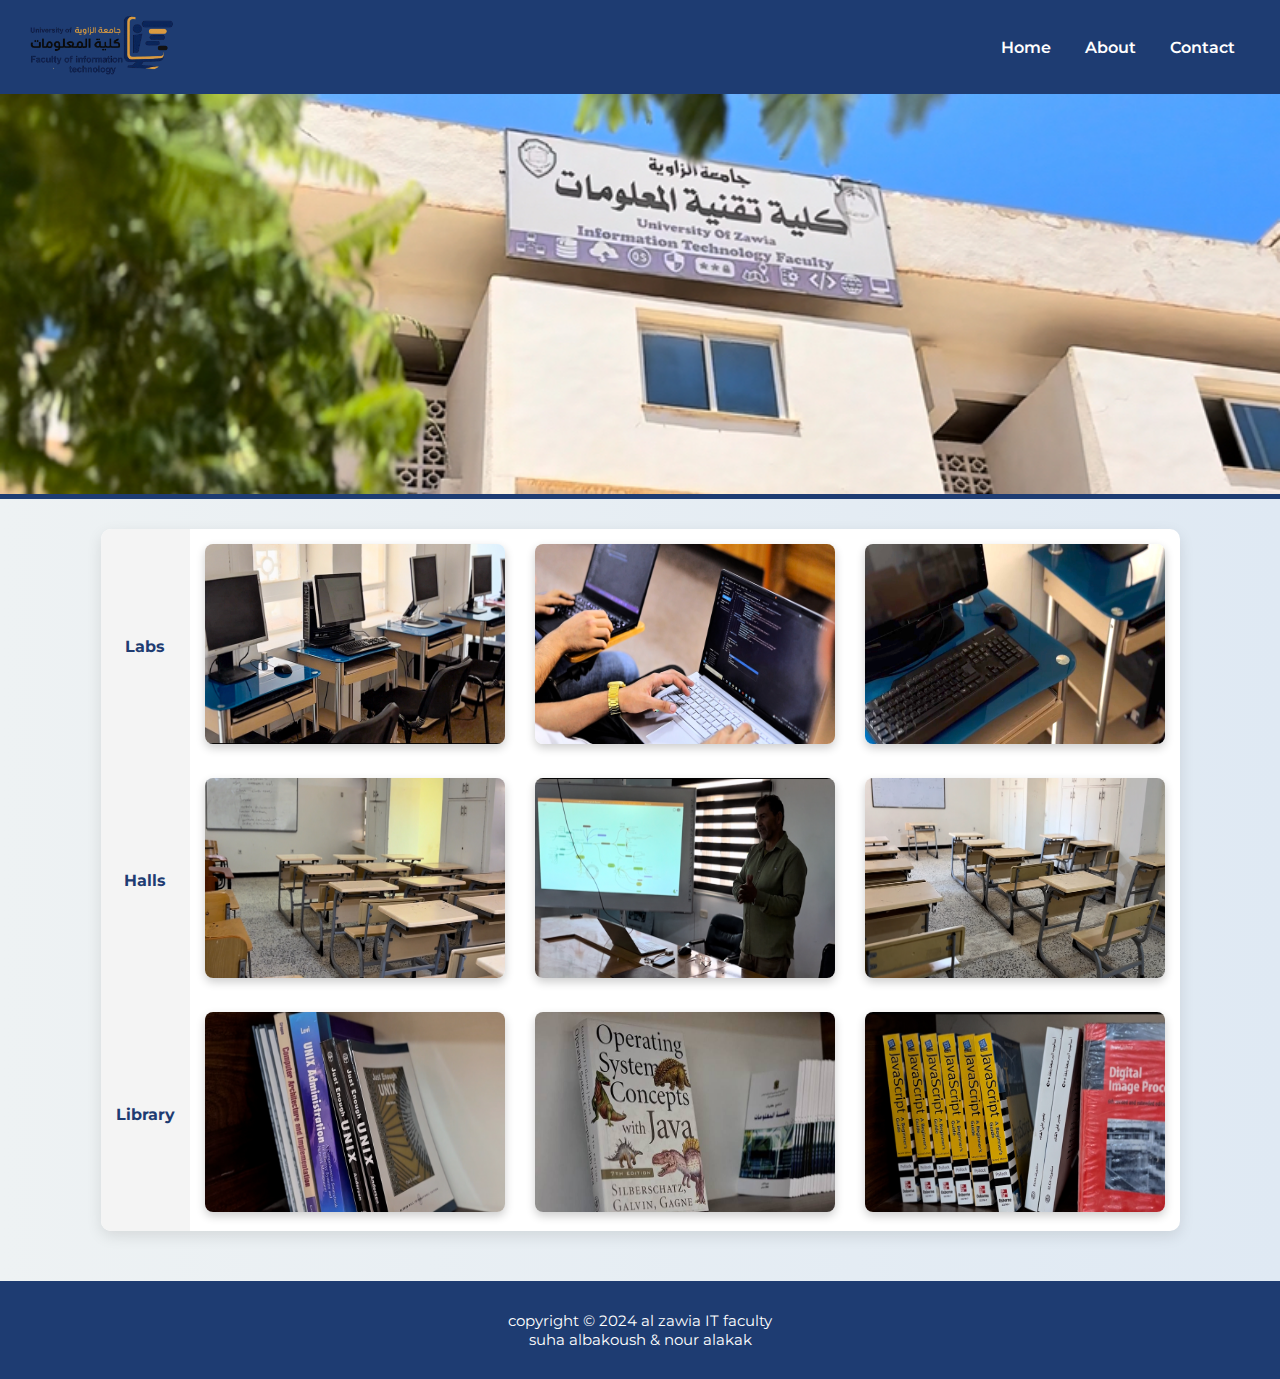
<file: index.html>
<!doctype html>
<html lang="en">
<head>
  <meta charset="utf-8">
  <meta name="viewport" content="width=device-width, initial-scale=1">
  <title> HOME</title>
  <link rel="preconnect" href="https://fonts.googleapis.com">
  <link rel="preconnect" href="https://fonts.gstatic.com" crossorigin>
  <link href="https://fonts.googleapis.com/css2?family=Montserrat:wght@300;400;500;600;700&display=swap" rel="stylesheet">
  <style>
    body {
      font-family: 'Montserrat', sans-serif;
      margin: 0;
      padding: 0;
      background: linear-gradient(to right, #eef2f3, #dfe9f3);
      color: #333;
    }

   
     header {
      background: #1e3c72;
      color: white;
      display: flex;
      justify-content: space-between;
      align-items: center;
      padding: 15px 30px;
      box-shadow: 0 3px 8px rgba(0,0,0,0.2);
    }

    header img {
      height: 60px;
      transition: transform 0.4s;
    }

    header img:hover {
      transform: rotate(5deg) scale(1.1);
    }

    nav a {
      color: white;
      margin: 0 15px;
      text-decoration: none;
      font-weight: 600;
      transition: color 0.3s, transform 0.3s;
    }

    nav a:hover {
      color: #ffdd57;
      transform: scale(1.1);
    }

    #img1 {
      width: 100%;
      max-height: 400px;
      object-fit: cover;
      display: block;
      margin: 0 auto 30px auto;
      border-bottom: 5px solid #1e3c72;
    }
 header #logo {
      height: 60px;
      width: auto;
      max-width: 150px;
      transition: transform 0.4s;
    }

    header #logo:hover {
      transform: rotate(10deg) scale(1.1);
    }
    table {
      width: 50%;
      margin: 0 auto 50px auto;
      border-collapse: collapse;
      text-align: center;
      box-shadow: 0 5px 15px rgba(0,0,0,0.1);
      border-radius: 10px;
      overflow: hidden;
      background: #fff;
    }

    

    td {
      padding: 15px;
    }

    td:first-child {
      background: #f4f4f4;
      font-weight: bold;
      color: #1e3c72;
      text-transform: capitalize;
    }

    table img {
      border-radius: 8px;
      box-shadow: 0 4px 10px rgba(0,0,0,0.2);
      transition: transform 0.4s, box-shadow 0.4s;
    }

    table img:hover {
      transform: scale(1.05);
      box-shadow: 0 6px 16px rgba(0,0,0,0.3);
    }

    footer {
      background: #1e3c72;
      color: white;
      text-align: center;
      padding: 15px;
      font-size: 14px;
    }

    footer span {
      color: #ffdd57;
      font-weight: bold;
    }

    @media (max-width: 768px) {
      table {
        font-size: 14px;
      }
      table img {
        width: 100px;
        height: auto;
      }
    }
  </style>
</head>

<body>
  <header>
    <a href="erasebg-transformed.png">
      <img src="erasebg-transformed.png" alt="IT Faculty Logo">
    </a>
    <nav>
      <a href="index.html">Home</a>
      <a href="about.html">About</a>
      <a href="contact.html">Contact</a>
    </nav>
  </header>

  <img src="fac.jpg.JPG" alt="Faculty Image" id="img1">

  <table>
    
    <tr>
     <td> labs</td>
      <td><img src="lab.jpg" width="300" height="200" alt="Lab 1"></td>
      <td><img src="lab2.jpeg" width="300" height="200" alt="Lab 2"></td>
      <td><img src="lab3.jpeg" width="300" height="200" alt="Lab 3"></td>
    </tr>
    <tr>
      <td>Halls</td>
      <td><img src="hall.jpg" width="300" height="200" alt="Hall 1"></td>
      <td><img src="halls2.jpg" width="300" height="200" alt="Hall 2"></td>
      <td><img src="hall3 (2).jpg" width="300" height="200" alt="Hall 3"></td>
    </tr>
    <tr>
      <td>Library</td>
      <td><img src="lib.jpg" width="300" height="200" alt="Library 1"></td>
      <td><img src="lib2.jpeg" width="300" height="200" alt="Library 2"></td>
      <td><img src="lib3.PNG" width="300" height="200" alt="Library 3"></td>
    </tr>
  </table>

   <footer>
            <p style = "font-size: 15px; text-align: center" > copyright &copy; 2024 al zawia IT faculty <br>suha albakoush & nour alakak</p>
        </footer>
</body>
</html>
</file>
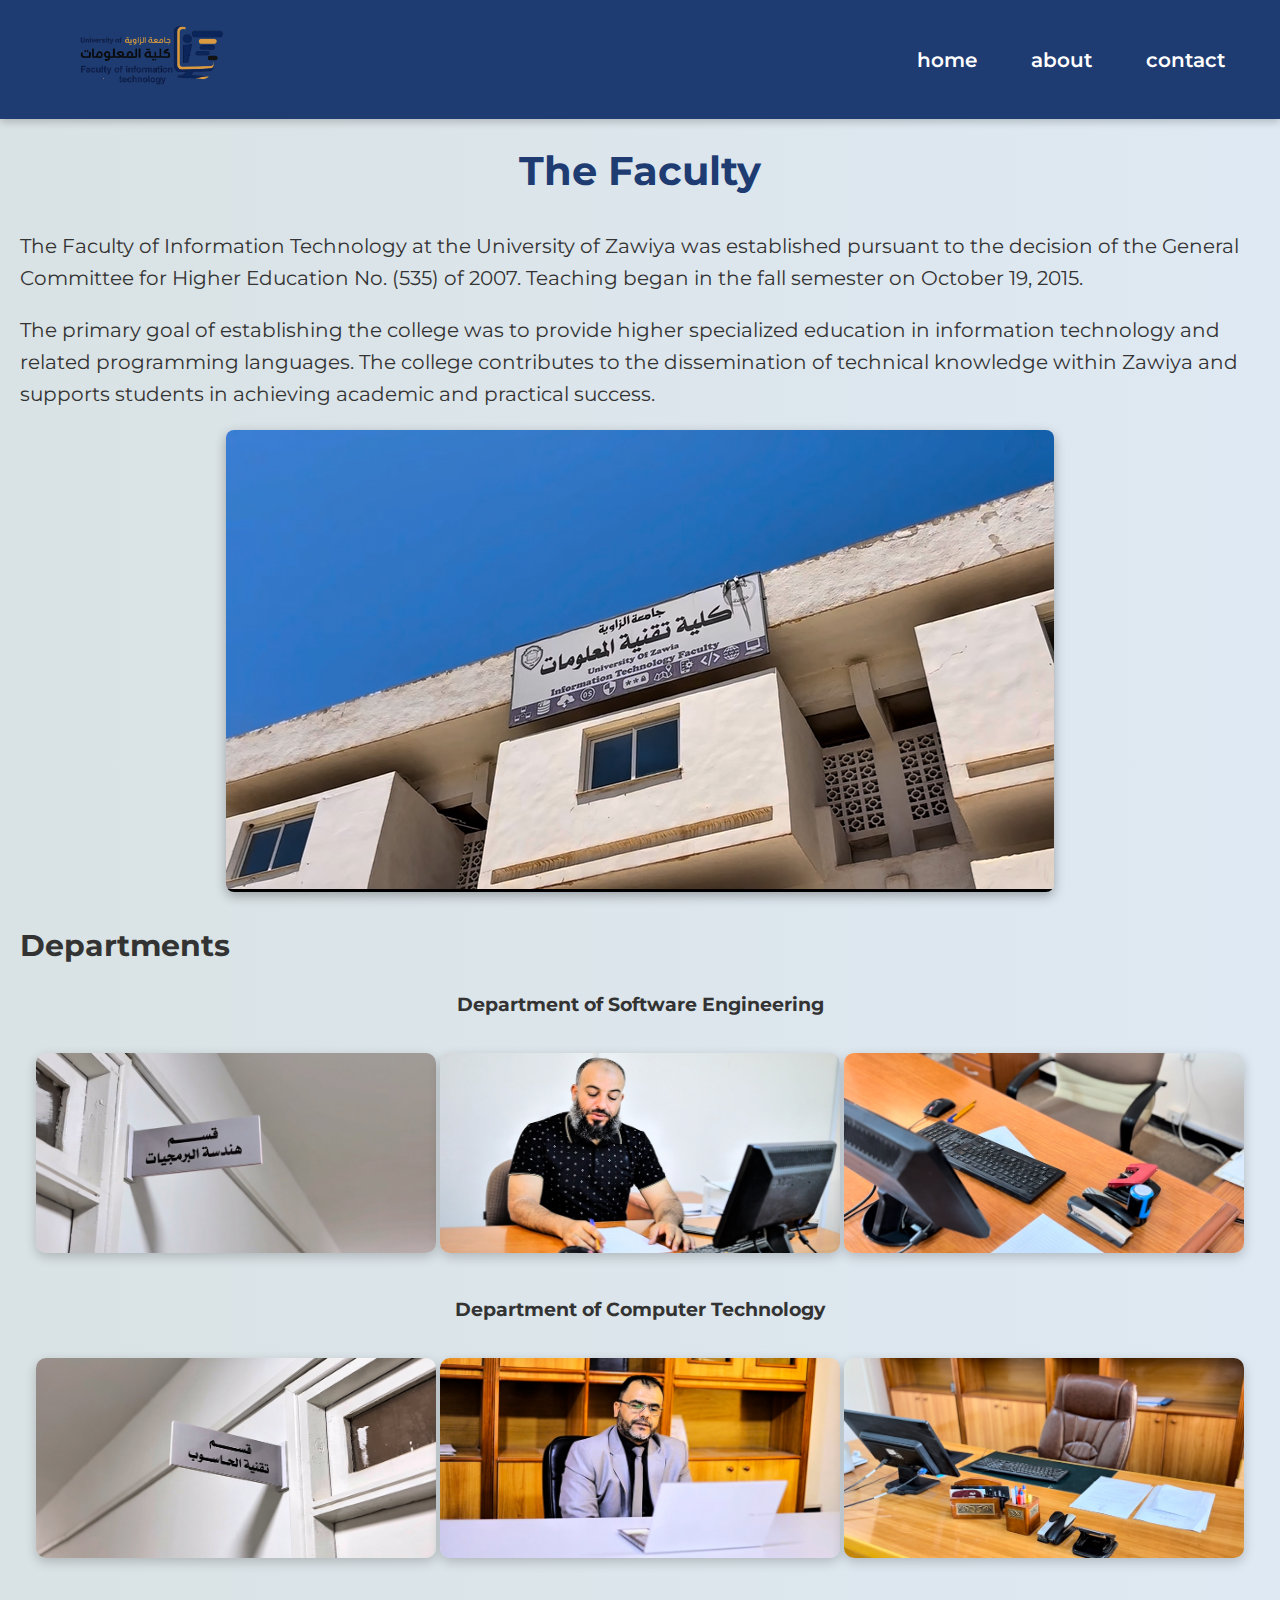
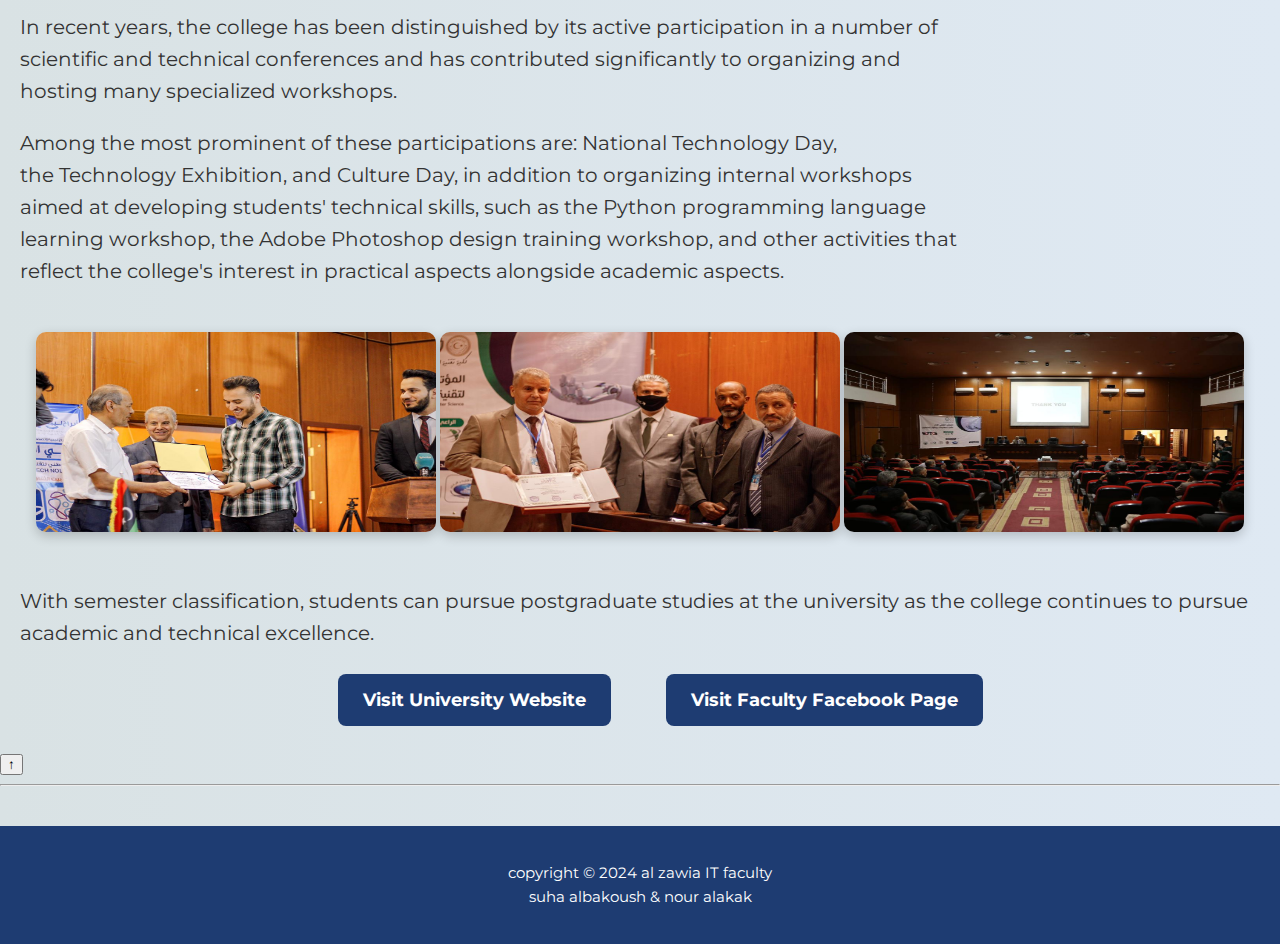
<file: about.html>
<!doctype html>
<html lang="en">
  <head>
    <meta charset="utf-8">
    <meta name="viewport" content="width=device-width, initial-scale=1">
    <title>About — Al Zawiya IT Faculty</title>
    <link rel="stylesheet" href="styles.css">
    <link rel="preconnect" href="https://fonts.googleapis.com">
    <link rel="preconnect" href="https://fonts.gstatic.com" crossorigin>
    <link href="https://fonts.googleapis.com/css2?family=Montserrat:wght@300;400;500;600;700&display=swap" rel="stylesheet">
   
  </head>
  <body>
    <header>
      <a href="erasebg-transformed.png">
        <img src="erasebg-transformed.png" alt="Faculty logo" id="logo">
      </a>
      <nav>
        <a href="index.html">home</a>
        <a href="about.html">about</a>
        <a href="contact.html">contact</a>
      </nav>
    </header>

    <main id="about">
      <section class="intro">
        <h1>The Faculty</h1>
        <p>
          The Faculty of Information Technology at the University of Zawiya was established pursuant to the decision of the General Committee for Higher Education No. (535) of 2007. Teaching began in the fall semester on October 19, 2015.
        </p>

        <p>
          The primary goal of establishing the college was to provide higher specialized education in information technology and related programming languages. The college contributes to the dissemination of technical knowledge within Zawiya and supports students in achieving academic and practical success.
        </p>

        <img src="content.jpeg" alt="IT Faculty image">
      </section>

      <section class="content">

        <div class="departments">
          <h2>Departments</h2>

          <h3>Department of Software Engineering</h3>
          <img src="se.jpeg" alt="Software Engineering">
          <img src="se2.jpeg" alt="Software Engineering">
          <img src="se3.jpeg" alt="Software Engineering">

          <h3>Department of Computer Technology</h3>
          <img src="ct.jpeg" alt="Computer Technology">
          <img src="ct3.jpeg" alt="Computer Technology">
          <img src="ct2.PNG" alt="Computer Technology">
        </div>

        <p>In recent years, the college has been distinguished by its active participation in a number of <br>
           scientific and technical conferences and has contributed significantly to organizing and  <br>
           hosting many specialized workshops.</p>
           <p>Among the most prominent of these participations are: National Technology Day,<br>
             the Technology Exhibition, and Culture Day, in addition to organizing internal workshops<br>
              aimed at developing students' technical skills, such as the Python programming language <br>
               learning workshop, the Adobe Photoshop design training workshop, and other activities that<br>
                reflect the college's interest in practical aspects alongside academic aspects.</p>
        <div class="departments">
          <img src="fes3.jpeg" alt="Event">
          <img src="fes2.jpeg" alt="Event">
          <img src="fes.jpeg" alt="Event">
        </div>

        <p>With semester classification, students can pursue postgraduate studies at the university as the college continues to pursue academic and technical excellence.</p>
      </section>

      <div class="btn-group">
        <a href="https://zu.edu.ly/" class="visit-btn" target="_blank">Visit University Website</a>
        <a href="https://www.facebook.com/share/16142xVCVw/?mibextid=wwXIfr" class="visit-btn" target="_blank">Visit Faculty Facebook Page</a>
      </div>

      <button id="scrollTopBtn" onclick="window.scrollTo({top:0, behavior:'smooth'});">↑</button>
    </main>


    <hr>
    <footer>
      <p style="font-size:15px; text-align:center">copyright &copy; 2024 al zawia IT faculty<br>suha albakoush & nour alakak</p>
    </footer>
 </body>
</html>
</file>
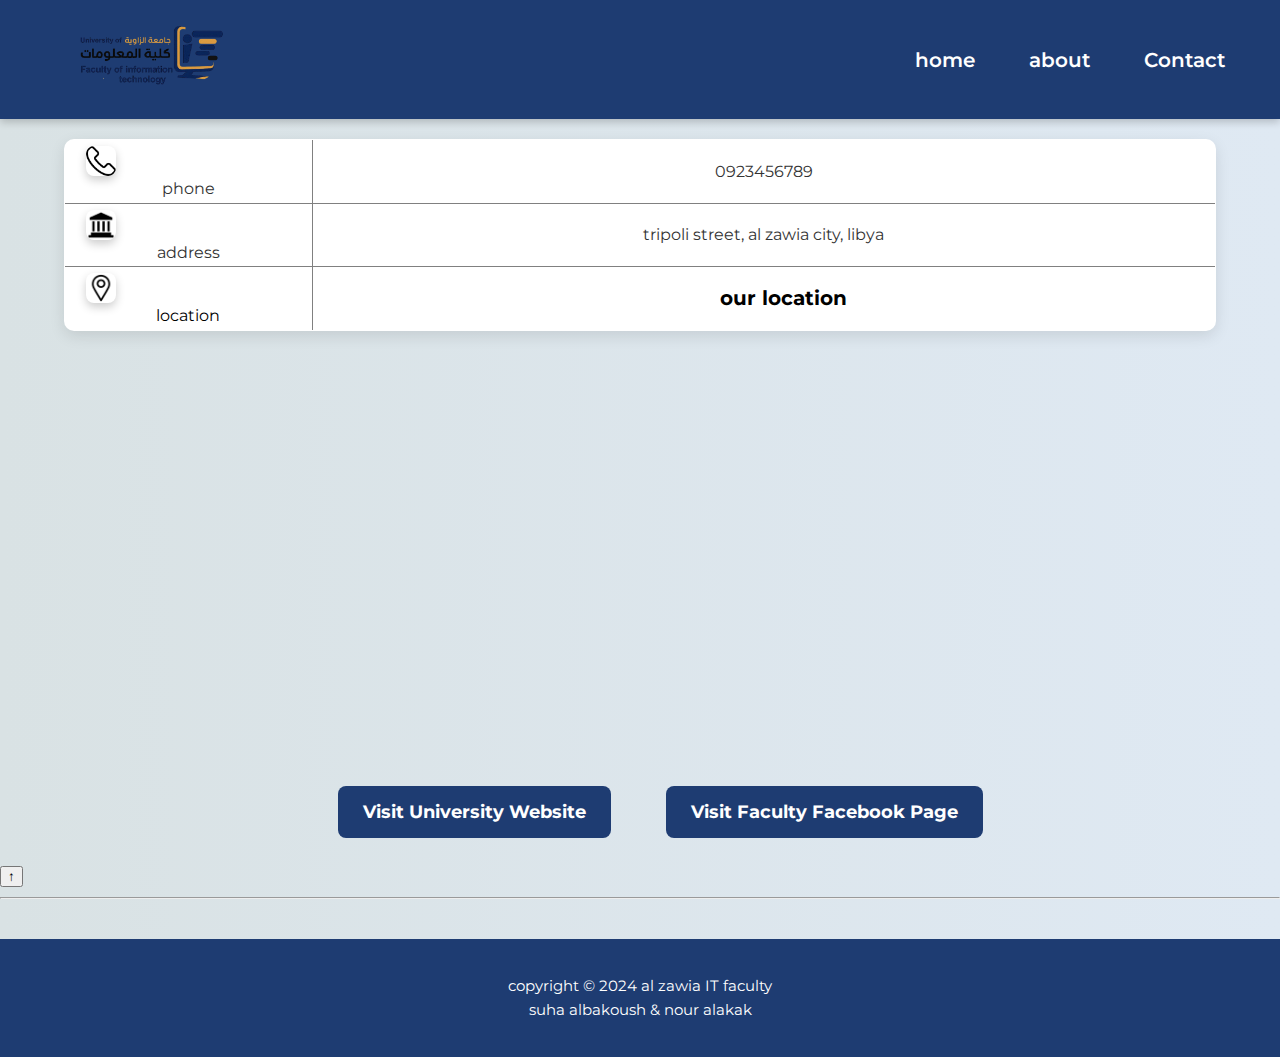
<file: contact.html>
<!doctype html>
<html lang="en">
    <head>
        <meta charset="utf-8">
        <meta name="viewport" content="width=device-width, initial-scale=1">
        <title>contact</title>
    <link rel="stylesheet" href="styles.css">
    <link rel="preconnect" href="https://fonts.googleapis.com">
    <link rel="preconnect" href="https://fonts.gstatic.com" crossorigin>
    <link href="https://fonts.googleapis.com/css2?family=Montserrat:wght@300;400;500;600;700&display=swap" rel="stylesheet">
   
</head>

    

<body>
        <header>
           
          <a href="erasebg-transformed.png"> <img src="erasebg-transformed.png" alt="Faculty logo" id="logo"></a>
                 
                  <nav>
            
                <a href="index.html">home</a>
                <a href="about.html">about </a>
                <a href="contact.html">Contact</a>
            
        </nav>

        </header>
        <table style="margin-top: 20px; margin-bottom: 30px; margin-left: auto; margin-right: auto;" border="1">
         <tr>
            <td> <img src="call.ico" width="30" height="auto" style="margin-top: 5px;  margin-left: 20px;">  phone </td>
             <td> 0923456789 </td>
         </tr>
         <tr> 
<td> <img src="add.ico" width="30px" height="auto" style="margin-top: 5px;  margin-left: 20px;"> address</td>
<td>  tripoli street, al zawia city, libya </td>

         </tr>
<tr>
<td style="color: black ;"><img src="loc.ico" width="30px" height="auto" style="margin-top: 5px; margin-left: 20px;"> location</td>
<td> <a href= "https://maps.app.goo.gl/hezCoqs5vBfKqLw76" style="color: black;">
    our location</a></td>
</tr>
</table>
<iframe  src="https://www.google.com/maps/embed?pb=!1m18!1m12!1m3!1d53687.86313154256!2d12.688357878577534!3d32.752692060143296!2m3!1f0!2f0!3f0!3m2!1i1024!2i768!4f13.1!3m3!1m2!1s0x13a9216eda8c1ba5%
3A0x8c05cb37c01db33e!2z2YPZhNmK2Kkg2KrZgtmG2YrYqSDYp9mE2YXYudmE2YjZhdin2Kog2KfZhNiy2KfZiNmK2Kk!5e0!3m2!1sen!2sly!4v1759283422928!5m2!1sen!2sly" ></iframe>


<div class="btn-group">
        <a href="https://zu.edu.ly/" class="visit-btn" target="_blank">Visit University Website</a>
        <a href="https://www.facebook.com/share/16142xVCVw/?mibextid=wwXIfr" class="visit-btn" target="_blank">Visit Faculty Facebook Page</a>
      </div>
    </section>
  </main>

  <button id="scrollTopBtn" onclick="window.scrollTo({top:0, behavior:'smooth'});">↑</button>
     <hr>
        <footer>
            <p style = "font-size: 15px; text-align: center" > copyright &copy; 2024 al zawia IT faculty <br>suha albakoush & nour alakak</p>
        </footer>
    </body>
</html>
</file>
<file: styles.css>
body {
  font-family: 'Montserrat', Arial, sans-serif;
  margin: 0;
  background: linear-gradient(to right, #d9e2e4, #dfe9f3);
  color: #333;
  line-height: 1.6;
  position: relative;
}



table {
  width: 90%;
  margin: 0 auto 50px auto;
  border-collapse: collapse;
  text-align: center;
  box-shadow: 0 5px 15px rgba(0,0,0,0.1);
  border-radius: 10px;
  overflow: hidden;
  background: #fff;
}

table img {
  border-radius: 8px;
  box-shadow: 0 4px 10px rgba(0,0,0,0.2);
  transition: transform 0.4s, box-shadow 0.4s;
}
table img:hover {
  transform: scale(1.05);
  box-shadow: 0 6px 16px rgba(0,0,0,0.3);
}


 
nav a:hover {
      color: #ffdd57;
      transform: scale(1.1);
    }

 footer {
      background: #1e3c72;
      color: white;
      text-align: center;
      padding: 15px;
      margin-top: 40px;
      font-size: 14px;
    }

    footer span {
      color: #ffdd57;
      font-weight: bold;
    }

iframe{
    width: 50%;
    height: 400px;
    border: 0;
    margin-top: 20px;
    display: block;
margin : 0 auto;
}

a{
    text-decoration: none;
    color: rgb(216, 204, 93);
    font-size: 20px;
    font-weight: bold;
    padding: 10px;
    margin-left: 40px;
    display: inline-block;
    font-family:montserrat, verdana, sans-serif;
}

 
#about h1, h1 {
  text-align: center;
  font-size: 2.5em;
  color: #1e3c72;
  margin-top: 20px;
}

h2 {
  font-size: 30px;
  margin: 20px;
  text-align: left; 
  font-family: 'Montserrat', sans-serif;
}
header{
 background: #1e3c72;
      color: white;
      display: flex;
      justify-content: space-between;
      align-items: center;
      padding: 15px 30px;
      box-shadow: 0 3px 8px rgba(0,0,0,0.2);
    }

    header img {
      height: 60px;
      transition: transform 0.4s;
    }

    header img:hover {
      transform: rotate(5deg) scale(1.1);
    }

    nav a {
      color: white;
      margin: 0 15px;
      text-decoration: none;
      font-weight: 600;
      transition: color 0.3s, transform 0.3s;
    }

    nav a:hover {
      color: #ffdd57;
      transform: scale(1.1);
       header #logo {
      height: 60px;
      width: auto;
      max-width: 150px;
      transition: transform 0.4s;
    }

    header #logo:hover {
      transform: rotate(10deg) scale(1.1);
    }
    }

p{
  font-size: 20px;
  margin: 20px;
  text-align: left;
  font-family: 'Montserrat', Verdana, sans-serif;
}

.intro img {
    display: block;
    margin: 20px auto;
    border-radius: 8px;
    box-shadow: 0 4px 12px rgba(0,0,0,0.3);
    transition: transform 0.5s;
}

.departments {
    text-align: center;
    margin: 30px 0;
}

.departments img {
    margin: 15px 0;
    border-radius: 10px;
    box-shadow: 0 4px 12px rgba(0,0,0,0.2);
    width: 400px;
    height: 200px;
}


#img1{
  width:100%;
  height: 500px;
  filter: brightness(0.6);
}


.btn-group {
      display: flex;
      justify-content: center;
      gap: 15px;
      margin: 25px 0;
    }

    .visit-btn {
      padding: 12px 25px;
      background: #1e3c72;
      color: white;
      font-size: 1.1em;
      font-weight: bold;
      text-decoration: none;
      border-radius: 8px;
      transition: background 0.3s, transform 0.3s;
    }

    .gallery-table img, table img { max-width: 100%; height: auto; display: block; }

    @media (max-width: 900px) {
      table { width: 100%; }
    }

    @media (max-width: 700px) {
  
      table, thead, tbody, th, td, tr { display: block; width: 100%; }
      tr { margin-bottom: 16px; border-bottom: 1px solid #eee; padding-bottom: 8px; }
      td { text-align: left; padding: 8px; }
      td:first-child { font-weight: 700; color: #1e3c72; background: transparent; }
      td img { width: calc(50% - 8px); margin-right: 8px; }
    }

    .visit-btn:hover {
      background: #ffdd57;
      color: #1e3c72;
      transform: scale(1.1);
    }
</file>
